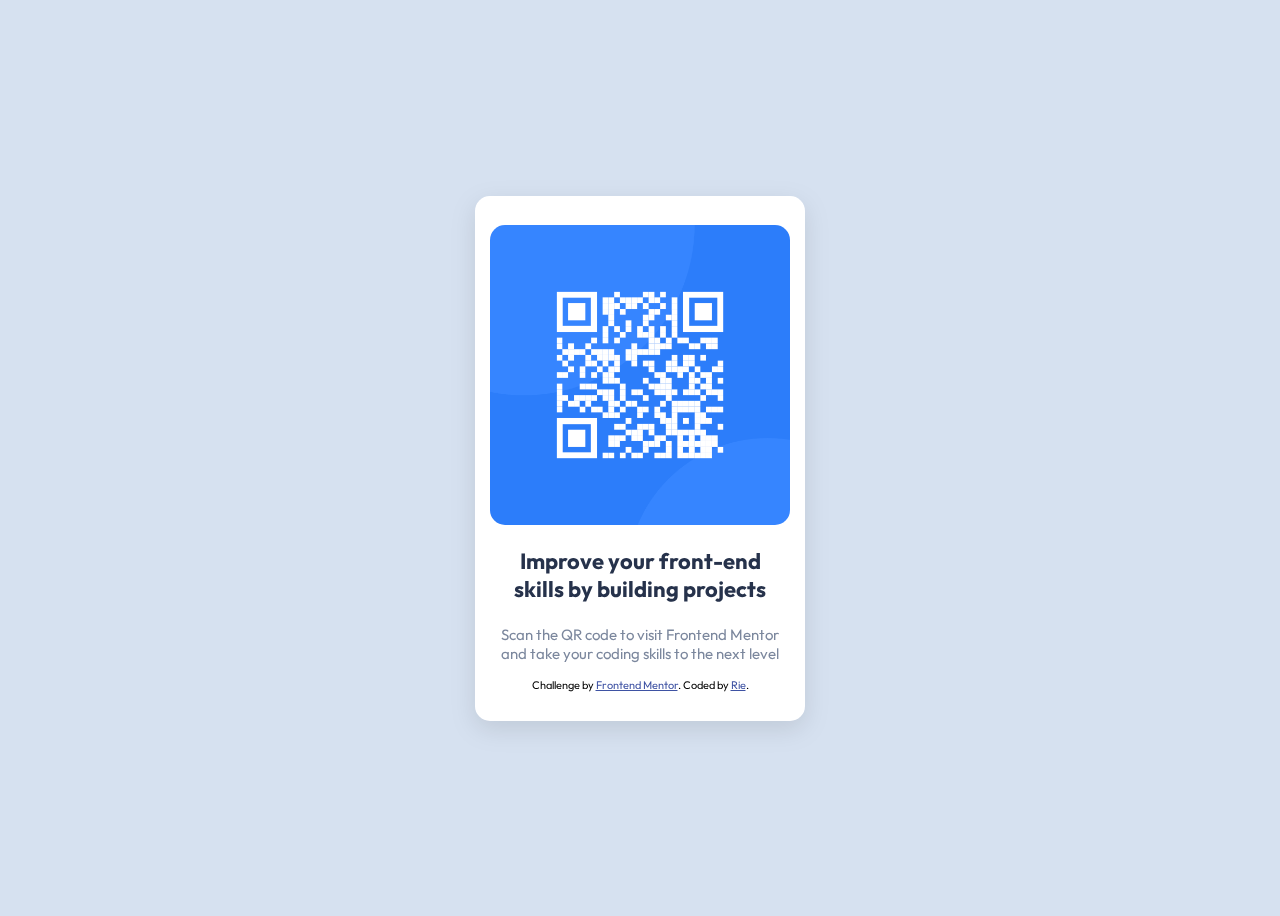
<file: qr-code-component/index.html>
<!DOCTYPE html>
<html lang="en">
<head>
  <meta charset="UTF-8">
  <meta name="viewport" content="width=device-width, initial-scale=1.0"> <!-- displays site properly based on user's device -->

  <link rel="icon" type="image/png" sizes="32x32" href="./images/favicon-32x32.png">

  <link rel="stylesheet" type="text/css" href="style.css">

  <link href="https://fonts.googleapis.com/css2?family=Outfit" rel="stylesheet"> 
  
  <title>Frontend Mentor | QR code component</title>

</head>
<body>
  <div class="main">
    <div class="qr">
      <img src="./images/image-qr-code.png">
      <p id="header">Improve your front-end skills by building projects</h1>

      <p id="text">Scan the QR code to visit Frontend Mentor and take your coding skills to the next level</p>
    </div>
    <div class="attribution">
      Challenge by <a href="https://www.frontendmentor.io?ref=challenge" target="_blank">Frontend Mentor</a>. 
      Coded by <a href="https://github.com/rietse">Rie</a>.
    </div>
  </div>
</body>
</html>
</file>
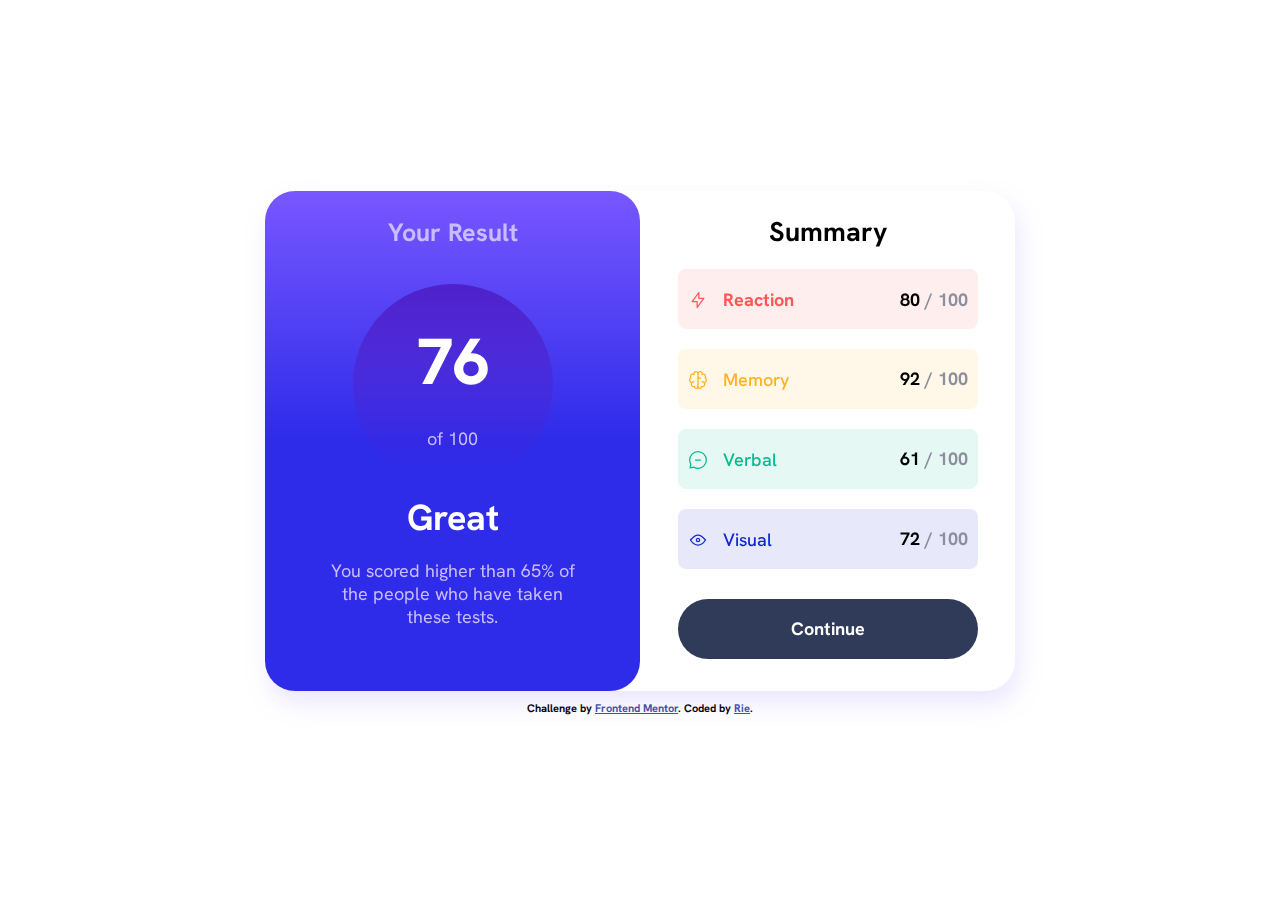
<file: results-summary-component-main/index.html>
<!DOCTYPE html>
<html lang="en">

<head>
  <meta charset="UTF-8">
  <meta name="viewport" content="width=device-width, initial-scale=1.0">
  <!-- displays site properly based on user's device -->

  <link rel="icon" type="image/png" sizes="32x32" href="./assets/images/favicon-32x32.png">

  <link rel="stylesheet" type="text/css" href="style.css">
  <title>Frontend Mentor | Results summary component</title>
</head>

<body>
  <div class="flex-container">
    <div class="result">
      <p id="result-text">Your Result</p>
      <div class="circle">
        <p id="score">76</p> <br>
        <p id="total">of 100</p>
      </div>
      <h1>Great</h1>
      <p>You scored higher than 65% of the people who have taken these tests.</p>
    </div>

    <div class="summary">
      <h2>Summary</h2>
      <div class="bars">
        <div class="reaction score-bar"><span><img class="icon" src="./assets/images/icon-reaction.svg">
            <p id="react-text"><b>Reaction</p>
          </span>
          <p id="score-text"><b class="bold">80</b> / 100</p>
        </div>

        <div class="memory score-bar"><span><img class="icon" src="./assets/images/icon-memory.svg">
            <p id="memory-text">Memory</p>
          </span>
          <p id="score-text"><b class="bold">92</b> / 100</p>
        </div>

        <div class="verbal score-bar"><span><img class="icon" src="./assets/images/icon-verbal.svg">
            <p id="verbal-text">Verbal</p>
          </span>
          <p id="score-text"><b class="bold">61</b> / 100</p>
        </div>

        <div class="visual score-bar"><span><img class="icon" src="./assets/images/icon-visual.svg">
            <p id="visual-text">Visual</p>
          </span>
          <p id="score-text"><b class="bold">72</b> / 100</p>
        </div>

        <div class="continue">Continue</div>
      </div>
    </div>
  </div>
  <div class="attribution">
    Challenge by <a href="https://www.frontendmentor.io?ref=challenge" target="_blank">Frontend Mentor</a>.
    Coded by <a href="https://github.com/rietse">Rie</a>.
  </div>
</body>

</html>
</file>
<file: qr-code-component/style.css>
.attribution { 
    font-size: 11px; text-align: center; 
    font-family: "Outfit";
}

.attribution a { 
    color: hsl(228, 45%, 44%); 
}

body {
    background-color: #D6E1F0;
    display: flex;
    align-items: center;
    justify-content: center;
    height: 100vh;
}

.main {
    flex-shrink: 0;
    flex: 0 0 330px;
    height: 525px;
    display: flex;
    flex-direction: column;
    align-items: center;
    justify-content: center;
    background-color: white;
    border-radius: 15px;
    filter: drop-shadow(0 0.5rem 0.75rem rgba(0, 0, 0, 0.1));
}


.qr img {
    max-width: 300px;
    max-height: 300px;
    margin: auto;
    display: flex;
    border-radius: 15px;
}

p {
    font-family: "Outfit";
    text-align: center;
    padding: 0px 25px 0px 25px;
}

#header {
    font-weight: 700;
    color: #26324B;
    font-size: 22px;
}

#text {
    font-weight: 400;
    color:#7b879d;
    font-size: 15px;
}
</file>
<file: results-summary-component-main/style.css>
.attribution { 
    font-size: 11px; text-align: center; 
    font-family: HankenGrotesk;
    margin: 10px;
}

.attribution a { 
    color: hsl(228, 45%, 44%); 
}

@font-face {
	font-family: HankenGrotesk;
	src: url(assets/fonts/HankenGrotesk-VariableFont_wght.ttf);
}

body {
    display: flex;
    align-items: center;
    justify-content: center;
    height: 100vh;
    flex-direction: column;
}

.result {
    display: flex;
    flex-grow: 0; 
    background: rgb(120,87,255);
    background: linear-gradient(180deg, rgba(120,87,255,1) 0%, rgba(46,43,233,1) 50%);
    border-radius: 30px;
    flex-shrink: 0;
    flex: 0 0 375px;
    height:500px;
    flex-direction: column;
}

.summary {
    display: flex;
    flex-grow: 0; 
    flex-shrink: 0;
    flex: 0 0 375px;
    height:500px;
    flex-direction: column;
    justify-content: center;
    align-items: center;
}

.flex-container {
    display: flex;
    flex: 0 0 500px;
    max-width: 750px;
    flex-direction: row;
    border-radius: 30px;
    font-size: 18px;
    text-align: center;
    font-family: HankenGrotesk;
    align-items: center;
    justify-content: center;
    background-color: #fff;
    filter: drop-shadow(0.25rem 0.75rem 0.75rem rgba(120,87,255,0.15));
}

.circle {
    display: flex;
    width: 200px;
    height: 200px;
    border-radius: 50%;
    color: #fff;
    background: rgb(78,33,202);
    background: linear-gradient(180deg, rgba(78,33,202,1) 0%, rgba(36,33,202,0) 95%);
    margin: auto;
    align-items: center;
    justify-content: center;
    flex-direction: column;
    flex: 0 0 auto;
    flex-shrink: 0;
    margin-top: 10px;
    margin-bottom: 10px;
}

.circle p {
    margin: 0;
}

#result-text {
    color: #C9BDFF;
    font-size: 25px;
    font-weight: 700;
}

#score {
    color: #fff;
    font-size: 65px;
    font-weight: 800;
}

#total {
    color: #C9BDFF;
}

h1 {
    color: #fff;
    margin: 0;
}

.summary h2 {
    margin: 0;
}

.result p {
    color: #C9BDFF;
    padding-left: 60px;
    padding-right: 60px;
}

.score-bar {
    border-radius: 8px;
    margin-top: 20px;
    margin-bottom: 20px;
    padding-left: 10px;
    padding-right: 10px;
    display: flex;
    justify-content: space-between;
    align-items: center;
    height: 60px;
}

.reaction {
    background-color: hsl(0, 100%, 67%, 0.1);
}

.reaction p {
    padding-left: 10px;
    margin: 0;
    display: inline-block;
    vertical-align: middle;
    color: #8c8e9b;
}

#react-text {
    color: #ff5555;
    font-weight: 500;
    
}

.memory {
    background-color: hsl(39, 100%, 56%, 0.1);
}

.memory p {
    padding-left: 10px;
    margin: 0;
    display: inline-block;
    vertical-align: middle;
    color: #8c8e9b;
}

#memory-text {
    color: #ffb21e;
    font-weight: 500;
}

.verbal {
    background-color: hsl(166, 100%, 37%, 0.1);
}

.verbal p {
    padding-left: 10px;
    margin: 0;
    display: inline-block;
    vertical-align: middle;
    color: #8c8e9b;
}

#verbal-text {
    color: #00bb8f;
    font-weight: 500;
}

.visual {
    background-color: hsl(234, 85%, 45%, 0.1);
}

.visual p {
    padding-left: 10px;
    margin: 0;
    display: inline-block;
    vertical-align: middle;
    color: #8c8e9b;
}

.bold {
    color: black;
    font-weight: 700;
}

#visual-text {
    color: #1125d6;
    font-weight: 500;
}

.icon {
    vertical-align: middle;
}

#score-text {
    display: inline-block;
    text-align: right;
    margin: 0;
}

.bars {
    width: 80%;
}

.continue {
    background-color: #303b59;
    height: 60px;
    margin-top: 30px;
    margin-bottom: 10px;
    border-radius: 35px;
    line-height: 60px;
    color: #fff;
    cursor: pointer;
}

.continue:hover {
    background: rgb(120,87,255);
    background: linear-gradient(180deg, rgba(120,87,255,1) 0%, rgba(46,43,233,1) 50%);
}

@media (max-width: 750px) {
    .body {
        align-items: flex-start;
    }
    
    .flex-container {
      flex-direction: column;
      filter: none;
    }

    .summary h2 {
        margin-top: 20px;
        font-size: 22px;
    }

    .summary {
        height: 600px;
    }

    .circle {
        width: 150px;
        height: 150px;
    }

    #score {
        font-size: 50px;
    }

    #total {
        color: #C9BDFF;
        font-size: 12px;
    }

    .bars {
        width: 150%;
    }
  }
</file>
